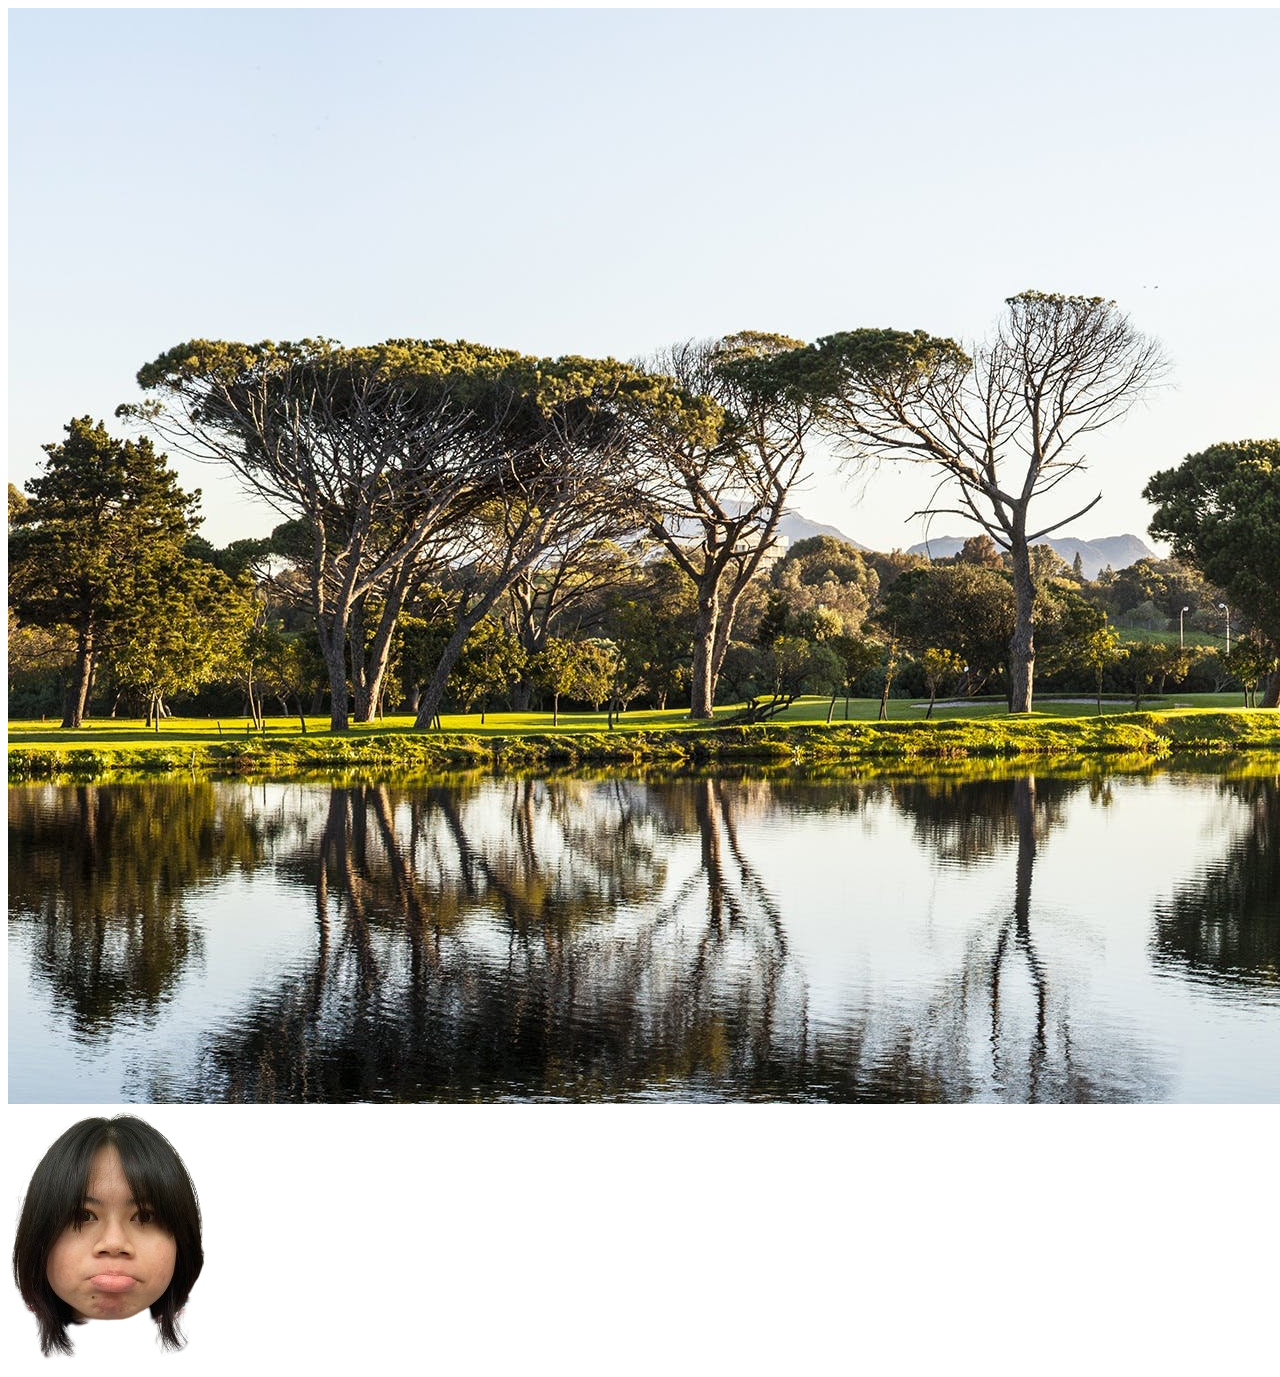
<file: work2.html>
<html>
  <head>
    <script src="https://aframe.io/releases/1.5.0/aframe.min.js"></script>
  </head>
  <body>
    <a-scene>
      <a-assets>
        <img id="room" src="work2/lanscape.jpg">
        <img id="me"  src="work2/me.png">

      </a-assets>
      
      <a-text value="Work 2" position="0 -5 -2.2" animation="property: position; to: 0 1.5 -2.2; dur: 2000; easing: linear; loop: false"></a-text>
      <a-text value="653380005-2 Natthariga Somit" position="-5 1 -2"
      animation="property: position; to: -1 1 -2.2; dur: 8000; easing: linear; loop: false"
      ></a-text>
      <a-sky src="#room" radius="40"></a-sky>
      <a-camera>
        <a-cursor></a-cursor>
      </a-camera>
      <a-box position="0 0 0" 
         width="1" height="1"
         animation="property: position; to: 0 1 -5; dur: 2000; easing: linear" 
         animation__2="property: rotation;; to: 0 360 0; dur: 5000; loop: true;" 
         src="#me"
         ></a-box>
         <a-box position="-10 0.75 -10" src="work2/f1.jpeg"
            animation="property: position; to: 2 1 1; dur: 10000; easing: linear; loop: true;"
            animation__2="property: rotation; to: 0 90 90; dur: 500; loop: true;" 
         ></a-box>   
         <a-box position="3 0.75 -10" color="Orange"
         animation="property: position; to: 1 1 2; dur: 10000; easing: linear; loop: true;"
         animation__2="property: rotation; to: 0 90 90; dur: 500; loop: true;" 
      ></a-box>   
    </a-scene>

  </body>
</html>
</file>
